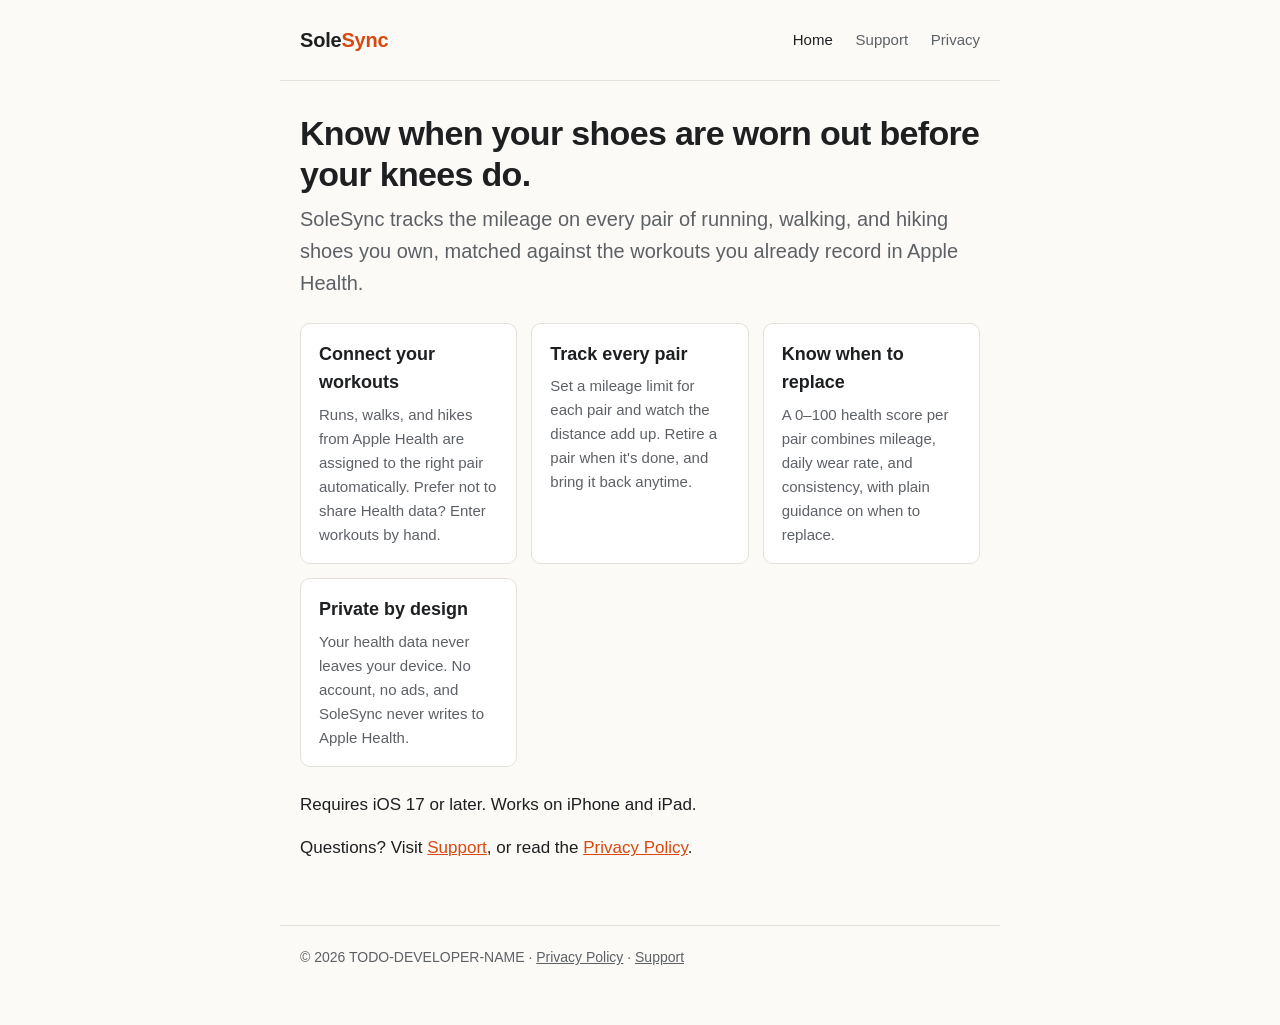
<file: index.html>
<!doctype html>
<html lang="en">
<head>
  <meta charset="utf-8">
  <meta name="viewport" content="width=device-width, initial-scale=1">
  <title>SoleSync — Shoe Mileage Tracker</title>
  <meta name="description" content="SoleSync tracks the mileage on your running, walking, and hiking shoes using the workouts you already record in Apple Health.">
  <link rel="stylesheet" href="style.css">
</head>
<body>
  <header class="site-header">
    <a class="brand" href="./">Sole<span>Sync</span></a>
    <nav>
      <a href="./" aria-current="page">Home</a>
      <a href="support.html">Support</a>
      <a href="privacy.html">Privacy</a>
    </nav>
  </header>

  <main>
    <h1>Know when your shoes are worn out before your knees do.</h1>
    <p class="lead">SoleSync tracks the mileage on every pair of running, walking, and hiking shoes you own, matched against the workouts you already record in Apple Health.</p>

    <div class="cards">
      <div class="card">
        <h3>Connect your workouts</h3>
        <p>Runs, walks, and hikes from Apple Health are assigned to the right pair automatically. Prefer not to share Health data? Enter workouts by hand.</p>
      </div>
      <div class="card">
        <h3>Track every pair</h3>
        <p>Set a mileage limit for each pair and watch the distance add up. Retire a pair when it's done, and bring it back anytime.</p>
      </div>
      <div class="card">
        <h3>Know when to replace</h3>
        <p>A 0–100 health score per pair combines mileage, daily wear rate, and consistency, with plain guidance on when to replace.</p>
      </div>
      <div class="card">
        <h3>Private by design</h3>
        <p>Your health data never leaves your device. No account, no ads, and SoleSync never writes to Apple Health.</p>
      </div>
    </div>

    <p>Requires iOS 17 or later. Works on iPhone and iPad.</p>

    <p>Questions? Visit <a href="support.html">Support</a>, or read the <a href="privacy.html">Privacy Policy</a>.</p>
  </main>

  <footer class="site-footer">
    <p>&copy; 2026 TODO-DEVELOPER-NAME &middot; <a href="privacy.html">Privacy Policy</a> &middot; <a href="support.html">Support</a></p>
  </footer>
</body>
</html>
</file>
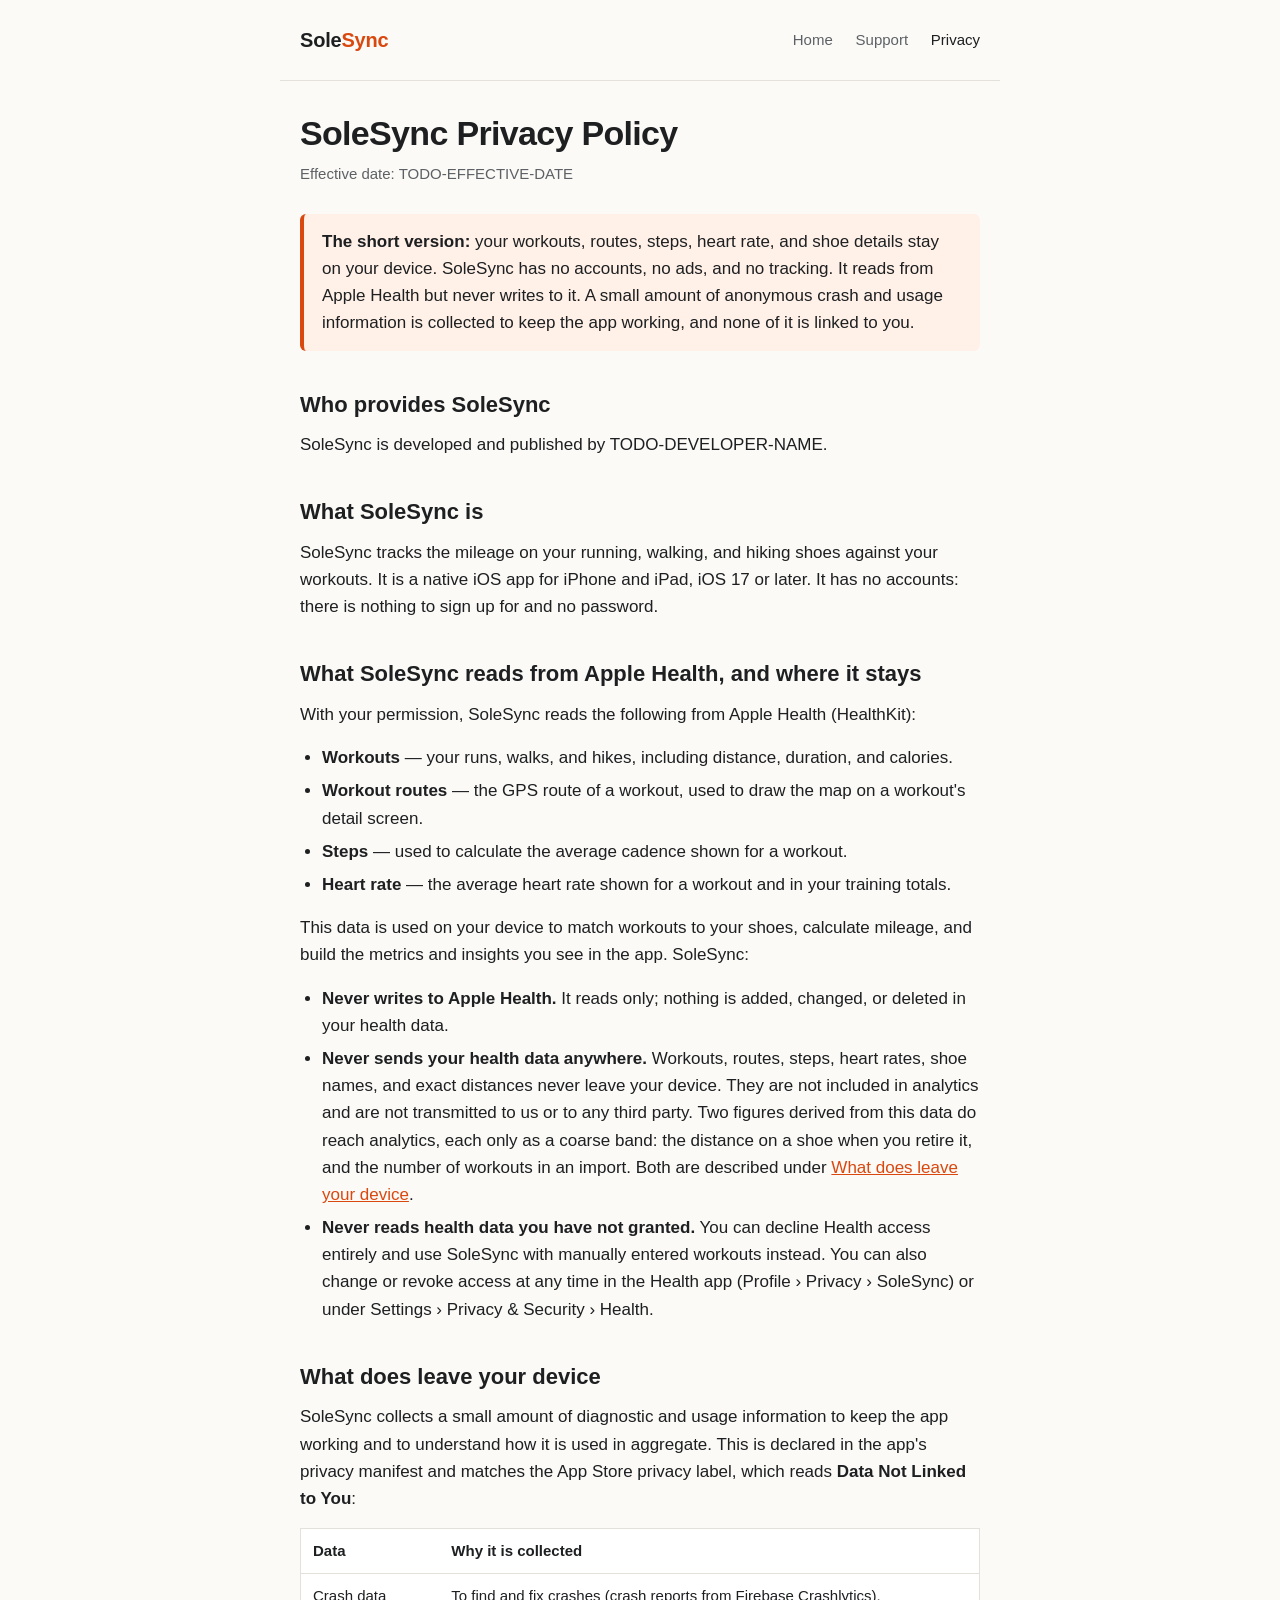
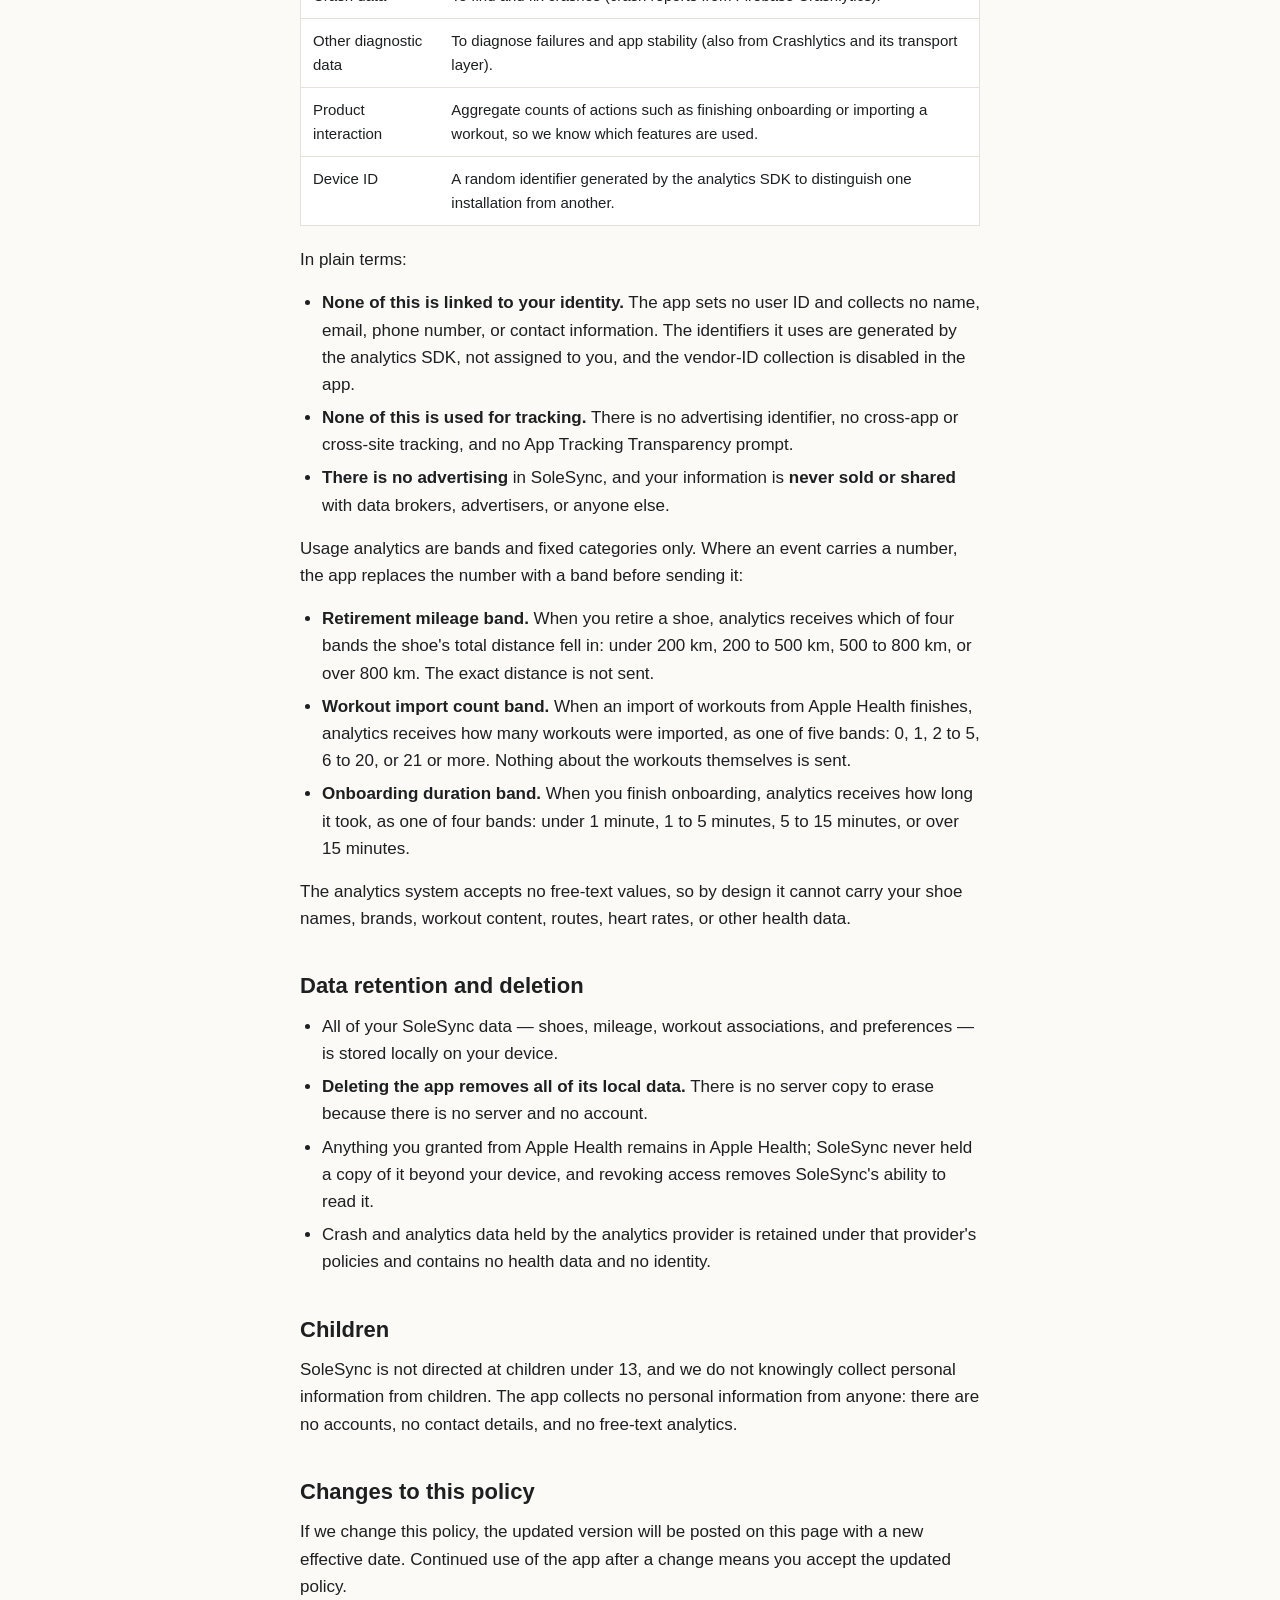
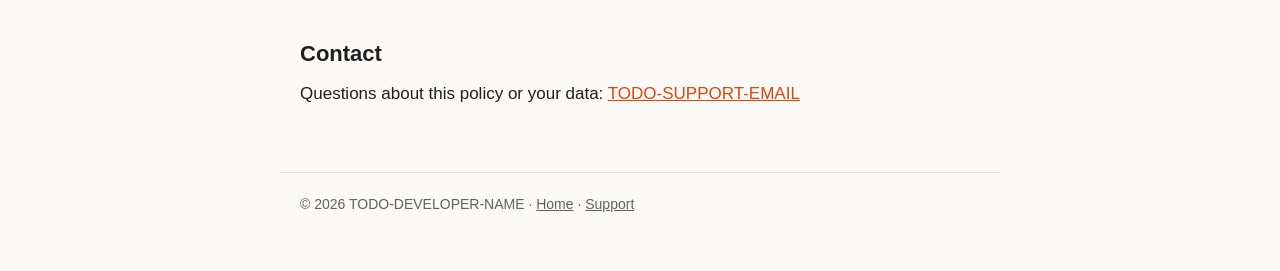
<file: privacy.html>
<!doctype html>
<html lang="en">
<head>
  <meta charset="utf-8">
  <meta name="viewport" content="width=device-width, initial-scale=1">
  <title>SoleSync Privacy Policy</title>
  <meta name="description" content="How SoleSync handles your data: health data stays on your device, no accounts, no ads, no tracking.">
  <link rel="stylesheet" href="style.css">
</head>
<body>
  <header class="site-header">
    <a class="brand" href="./">Sole<span>Sync</span></a>
    <nav>
      <a href="./">Home</a>
      <a href="support.html">Support</a>
      <a href="privacy.html" aria-current="page">Privacy</a>
    </nav>
  </header>

  <main>
    <h1>SoleSync Privacy Policy</h1>
    <p class="meta">Effective date: TODO-EFFECTIVE-DATE</p>

    <div class="callout">
      <p><strong>The short version:</strong> your workouts, routes, steps, heart rate, and shoe details stay on your device. SoleSync has no accounts, no ads, and no tracking. It reads from Apple Health but never writes to it. A small amount of anonymous crash and usage information is collected to keep the app working, and none of it is linked to you.</p>
    </div>

    <h2>Who provides SoleSync</h2>
    <p>SoleSync is developed and published by TODO-DEVELOPER-NAME.</p>

    <h2>What SoleSync is</h2>
    <p>SoleSync tracks the mileage on your running, walking, and hiking shoes against your workouts. It is a native iOS app for iPhone and iPad, iOS 17 or later. It has no accounts: there is nothing to sign up for and no password.</p>

    <h2>What SoleSync reads from Apple Health, and where it stays</h2>
    <p>With your permission, SoleSync reads the following from Apple Health (HealthKit):</p>
    <ul>
      <li><strong>Workouts</strong> — your runs, walks, and hikes, including distance, duration, and calories.</li>
      <li><strong>Workout routes</strong> — the GPS route of a workout, used to draw the map on a workout's detail screen.</li>
      <li><strong>Steps</strong> — used to calculate the average cadence shown for a workout.</li>
      <li><strong>Heart rate</strong> — the average heart rate shown for a workout and in your training totals.</li>
    </ul>
    <p>This data is used on your device to match workouts to your shoes, calculate mileage, and build the metrics and insights you see in the app. SoleSync:</p>
    <ul>
      <li><strong>Never writes to Apple Health.</strong> It reads only; nothing is added, changed, or deleted in your health data.</li>
      <li><strong>Never sends your health data anywhere.</strong> Workouts, routes, steps, heart rates, shoe names, and exact distances never leave your device. They are not included in analytics and are not transmitted to us or to any third party. Two figures derived from this data do reach analytics, each only as a coarse band: the distance on a shoe when you retire it, and the number of workouts in an import. Both are described under <a href="#leaves-device">What does leave your device</a>.</li>
      <li><strong>Never reads health data you have not granted.</strong> You can decline Health access entirely and use SoleSync with manually entered workouts instead. You can also change or revoke access at any time in the Health app (Profile › Privacy › SoleSync) or under Settings › Privacy &amp; Security › Health.</li>
    </ul>

    <h2 id="leaves-device">What does leave your device</h2>
    <p>SoleSync collects a small amount of diagnostic and usage information to keep the app working and to understand how it is used in aggregate. This is declared in the app's privacy manifest and matches the App Store privacy label, which reads <strong>Data Not Linked to You</strong>:</p>
    <div class="table-wrap">
      <table>
        <thead>
          <tr><th>Data</th><th>Why it is collected</th></tr>
        </thead>
        <tbody>
          <tr><td>Crash data</td><td>To find and fix crashes (crash reports from Firebase Crashlytics).</td></tr>
          <tr><td>Other diagnostic data</td><td>To diagnose failures and app stability (also from Crashlytics and its transport layer).</td></tr>
          <tr><td>Product interaction</td><td>Aggregate counts of actions such as finishing onboarding or importing a workout, so we know which features are used.</td></tr>
          <tr><td>Device ID</td><td>A random identifier generated by the analytics SDK to distinguish one installation from another.</td></tr>
        </tbody>
      </table>
    </div>
    <p>In plain terms:</p>
    <ul>
      <li><strong>None of this is linked to your identity.</strong> The app sets no user ID and collects no name, email, phone number, or contact information. The identifiers it uses are generated by the analytics SDK, not assigned to you, and the vendor-ID collection is disabled in the app.</li>
      <li><strong>None of this is used for tracking.</strong> There is no advertising identifier, no cross-app or cross-site tracking, and no App Tracking Transparency prompt.</li>
      <li><strong>There is no advertising</strong> in SoleSync, and your information is <strong>never sold or shared</strong> with data brokers, advertisers, or anyone else.</li>
    </ul>
    <p>Usage analytics are bands and fixed categories only. Where an event carries a number, the app replaces the number with a band before sending it:</p>
    <ul>
      <li><strong>Retirement mileage band.</strong> When you retire a shoe, analytics receives which of four bands the shoe's total distance fell in: under 200 km, 200 to 500 km, 500 to 800 km, or over 800 km. The exact distance is not sent.</li>
      <li><strong>Workout import count band.</strong> When an import of workouts from Apple Health finishes, analytics receives how many workouts were imported, as one of five bands: 0, 1, 2 to 5, 6 to 20, or 21 or more. Nothing about the workouts themselves is sent.</li>
      <li><strong>Onboarding duration band.</strong> When you finish onboarding, analytics receives how long it took, as one of four bands: under 1 minute, 1 to 5 minutes, 5 to 15 minutes, or over 15 minutes.</li>
    </ul>
    <p>The analytics system accepts no free-text values, so by design it cannot carry your shoe names, brands, workout content, routes, heart rates, or other health data.</p>

    <h2>Data retention and deletion</h2>
    <ul>
      <li>All of your SoleSync data — shoes, mileage, workout associations, and preferences — is stored locally on your device.</li>
      <li><strong>Deleting the app removes all of its local data.</strong> There is no server copy to erase because there is no server and no account.</li>
      <li>Anything you granted from Apple Health remains in Apple Health; SoleSync never held a copy of it beyond your device, and revoking access removes SoleSync's ability to read it.</li>
      <li>Crash and analytics data held by the analytics provider is retained under that provider's policies and contains no health data and no identity.</li>
    </ul>

    <h2>Children</h2>
    <p>SoleSync is not directed at children under 13, and we do not knowingly collect personal information from children. The app collects no personal information from anyone: there are no accounts, no contact details, and no free-text analytics.</p>

    <h2>Changes to this policy</h2>
    <p>If we change this policy, the updated version will be posted on this page with a new effective date. Continued use of the app after a change means you accept the updated policy.</p>

    <h2>Contact</h2>
    <p>Questions about this policy or your data: <a href="mailto:TODO-SUPPORT-EMAIL">TODO-SUPPORT-EMAIL</a></p>
  </main>

  <footer class="site-footer">
    <p>&copy; 2026 TODO-DEVELOPER-NAME &middot; <a href="./">Home</a> &middot; <a href="support.html">Support</a></p>
  </footer>
</body>
</html>
</file>
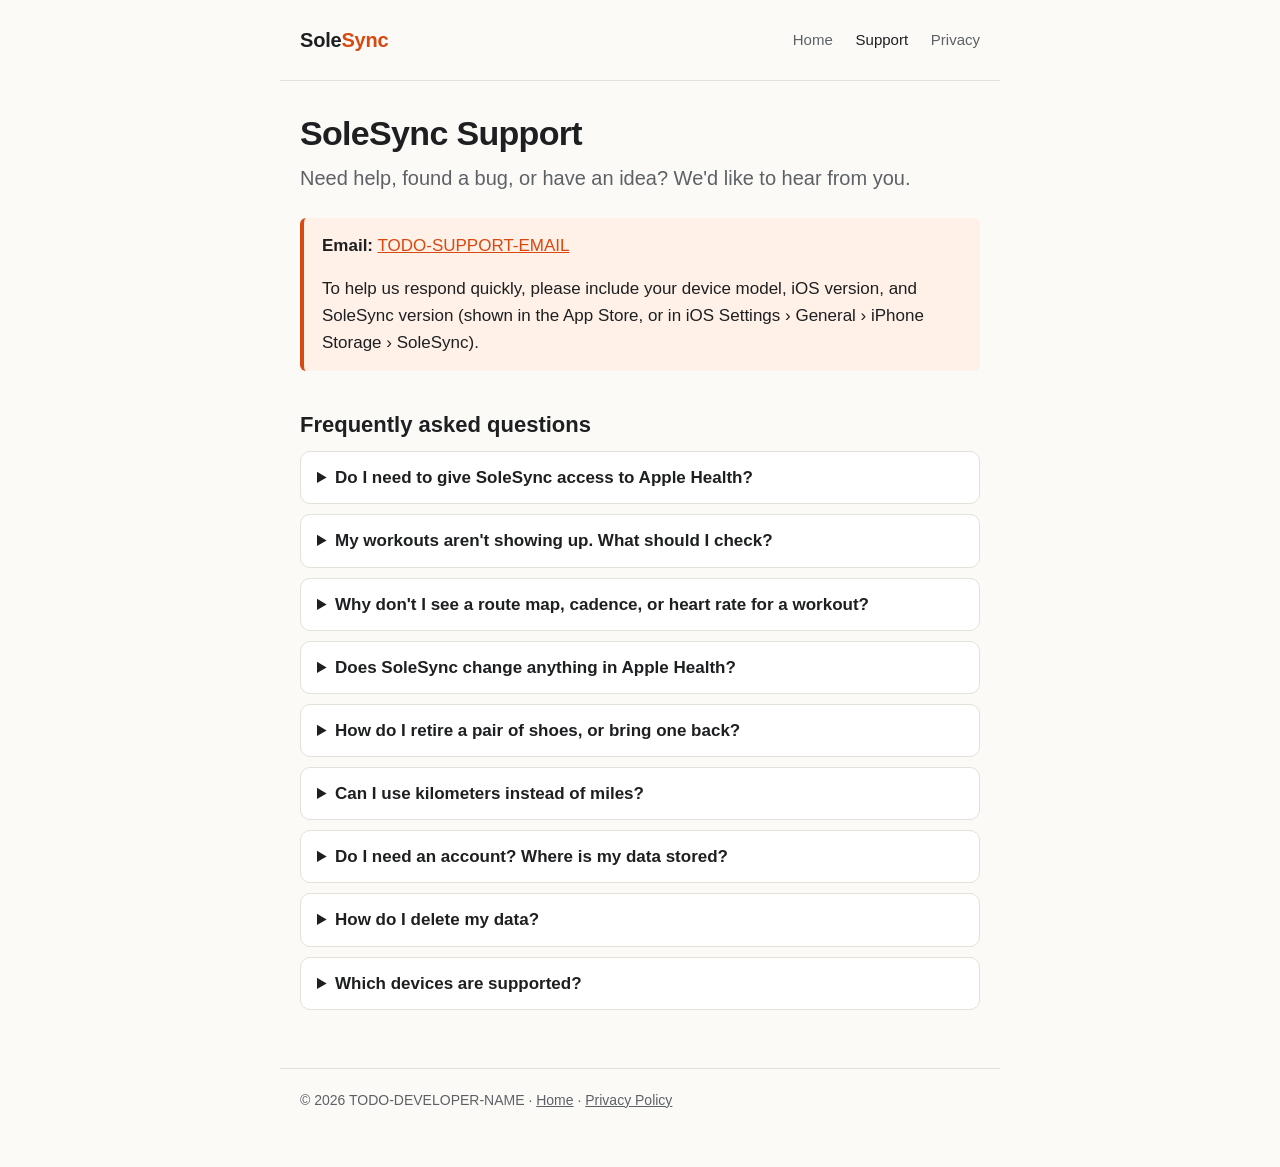
<file: support.html>
<!doctype html>
<html lang="en">
<head>
  <meta charset="utf-8">
  <meta name="viewport" content="width=device-width, initial-scale=1">
  <title>SoleSync Support</title>
  <meta name="description" content="Get help with SoleSync: Apple Health access, importing workouts, retiring shoes, and contacting support.">
  <link rel="stylesheet" href="style.css">
</head>
<body>
  <header class="site-header">
    <a class="brand" href="./">Sole<span>Sync</span></a>
    <nav>
      <a href="./">Home</a>
      <a href="support.html" aria-current="page">Support</a>
      <a href="privacy.html">Privacy</a>
    </nav>
  </header>

  <main>
    <h1>SoleSync Support</h1>
    <p class="lead">Need help, found a bug, or have an idea? We'd like to hear from you.</p>

    <div class="callout">
      <p><strong>Email:</strong> <a href="mailto:TODO-SUPPORT-EMAIL?subject=SoleSync%20Support">TODO-SUPPORT-EMAIL</a></p>
      <p>To help us respond quickly, please include your device model, iOS version, and SoleSync version (shown in the App Store, or in iOS Settings › General › iPhone Storage › SoleSync).</p>
    </div>

    <h2>Frequently asked questions</h2>

    <details>
      <summary>Do I need to give SoleSync access to Apple Health?</summary>
      <p>No. Health access lets SoleSync import your runs, walks, and hikes automatically, but you can decline it and enter workouts by hand instead. The app works either way.</p>
    </details>

    <details>
      <summary>My workouts aren't showing up. What should I check?</summary>
      <ul>
        <li>Make sure SoleSync has permission to read workouts: open the Health app and go to Profile › Privacy › SoleSync, or go to Settings › Privacy &amp; Security › Health › SoleSync.</li>
        <li>Check that the workout appears in the Health app itself. SoleSync can only import workouts that your watch or fitness app has saved to Apple Health.</li>
        <li>Check that the shoe's auto-import setting is turned on for that activity type (running, walking, or hiking) in the shoe's settings.</li>
      </ul>
    </details>

    <details>
      <summary>Why don't I see a route map, cadence, or heart rate for a workout?</summary>
      <p>These come from Apple Health and are shown only when the workout includes them and you've allowed SoleSync to read workout routes, steps, and heart rate. Manually entered workouts don't include this data.</p>
    </details>

    <details>
      <summary>Does SoleSync change anything in Apple Health?</summary>
      <p>No. SoleSync only reads from Apple Health. It never adds, changes, or deletes your health data.</p>
    </details>

    <details>
      <summary>How do I retire a pair of shoes, or bring one back?</summary>
      <p>Retire a pair with a tap or a swipe; it moves to its own Retired section. You can bring a retired pair back at any time. Reaching the mileage limit doesn't retire a pair automatically, so you stay in control.</p>
    </details>

    <details>
      <summary>Can I use kilometers instead of miles?</summary>
      <p>Yes. Switch units in SoleSync's Settings.</p>
    </details>

    <details>
      <summary>Do I need an account? Where is my data stored?</summary>
      <p>There's no account. Your shoes, mileage, and preferences are stored on your device, and your health data never leaves it. See the <a href="privacy.html">Privacy Policy</a> for details.</p>
    </details>

    <details>
      <summary>How do I delete my data?</summary>
      <p>Deleting the app removes all of its data from your device. There's no server copy to erase. Your workouts remain in Apple Health, which SoleSync never modifies.</p>
    </details>

    <details>
      <summary>Which devices are supported?</summary>
      <p>iPhone and iPad running iOS 17 or later.</p>
    </details>
  </main>

  <footer class="site-footer">
    <p>&copy; 2026 TODO-DEVELOPER-NAME &middot; <a href="./">Home</a> &middot; <a href="privacy.html">Privacy Policy</a></p>
  </footer>
</body>
</html>
</file>
<file: style.css>
:root {
  --bg: #fbfaf7;
  --surface: #ffffff;
  --text: #1d1f21;
  --muted: #5d6166;
  --border: #e4e1da;
  --accent: #d9480f;
  --accent-soft: #fff1e8;
  --max: 720px;
}

@media (prefers-color-scheme: dark) {
  :root {
    --bg: #121314;
    --surface: #1b1d1f;
    --text: #ececea;
    --muted: #a3a7ab;
    --border: #2e3134;
    --accent: #ff8a4c;
    --accent-soft: #2a1d15;
  }
}

* { box-sizing: border-box; }

html { -webkit-text-size-adjust: 100%; }

body {
  margin: 0;
  background: var(--bg);
  color: var(--text);
  font: 17px/1.6 -apple-system, BlinkMacSystemFont, "SF Pro Text", "Segoe UI", Roboto, Helvetica, Arial, sans-serif;
}

a { color: var(--accent); }
a:hover { text-decoration: none; }

.site-header,
main,
.site-footer {
  max-width: var(--max);
  margin: 0 auto;
  padding: 0 20px;
}

.site-header {
  display: flex;
  flex-wrap: wrap;
  align-items: center;
  justify-content: space-between;
  gap: 12px;
  padding-top: 24px;
  padding-bottom: 24px;
  border-bottom: 1px solid var(--border);
}

.brand {
  font-weight: 700;
  font-size: 20px;
  color: var(--text);
  text-decoration: none;
  letter-spacing: -0.01em;
}

.brand span { color: var(--accent); }

nav a {
  margin-left: 18px;
  color: var(--muted);
  text-decoration: none;
  font-size: 15px;
}
nav a:first-child { margin-left: 0; }
nav a:hover,
nav a[aria-current="page"] { color: var(--text); }

main { padding-top: 32px; padding-bottom: 48px; }

h1 {
  font-size: 34px;
  line-height: 1.2;
  letter-spacing: -0.02em;
  margin: 0 0 8px;
}

h2 {
  font-size: 22px;
  line-height: 1.3;
  margin: 40px 0 12px;
}

h3 { font-size: 18px; margin: 24px 0 6px; }

p, ul { margin: 0 0 16px; }
ul { padding-left: 22px; }
li { margin-bottom: 6px; }

.meta { color: var(--muted); font-size: 15px; margin-bottom: 28px; }

.lead { font-size: 20px; color: var(--muted); }

.callout {
  background: var(--accent-soft);
  border-left: 4px solid var(--accent);
  border-radius: 6px;
  padding: 14px 18px;
  margin: 24px 0;
}
.callout p:last-child { margin-bottom: 0; }

.table-wrap { overflow-x: auto; margin: 0 0 20px; }

table {
  width: 100%;
  border-collapse: collapse;
  background: var(--surface);
  border: 1px solid var(--border);
  font-size: 15px;
}
th, td {
  text-align: left;
  vertical-align: top;
  padding: 10px 12px;
  border-bottom: 1px solid var(--border);
}
th { font-weight: 600; }

.cards {
  display: grid;
  grid-template-columns: repeat(auto-fit, minmax(200px, 1fr));
  gap: 14px;
  margin: 24px 0;
}
.card {
  background: var(--surface);
  border: 1px solid var(--border);
  border-radius: 10px;
  padding: 16px 18px;
}
.card h3 { margin-top: 0; }
.card p { margin: 0; color: var(--muted); font-size: 15px; }

details {
  background: var(--surface);
  border: 1px solid var(--border);
  border-radius: 10px;
  padding: 12px 16px;
  margin-bottom: 10px;
}
summary { cursor: pointer; font-weight: 600; }
details[open] summary { margin-bottom: 8px; }
details p:last-child, details ul:last-child { margin-bottom: 0; }

.site-footer {
  padding-top: 20px;
  padding-bottom: 40px;
  border-top: 1px solid var(--border);
  color: var(--muted);
  font-size: 14px;
}
.site-footer a { color: var(--muted); }

@media (max-width: 480px) {
  body { font-size: 16px; }
  h1 { font-size: 28px; }
  nav a { margin-left: 14px; }
}
</file>
